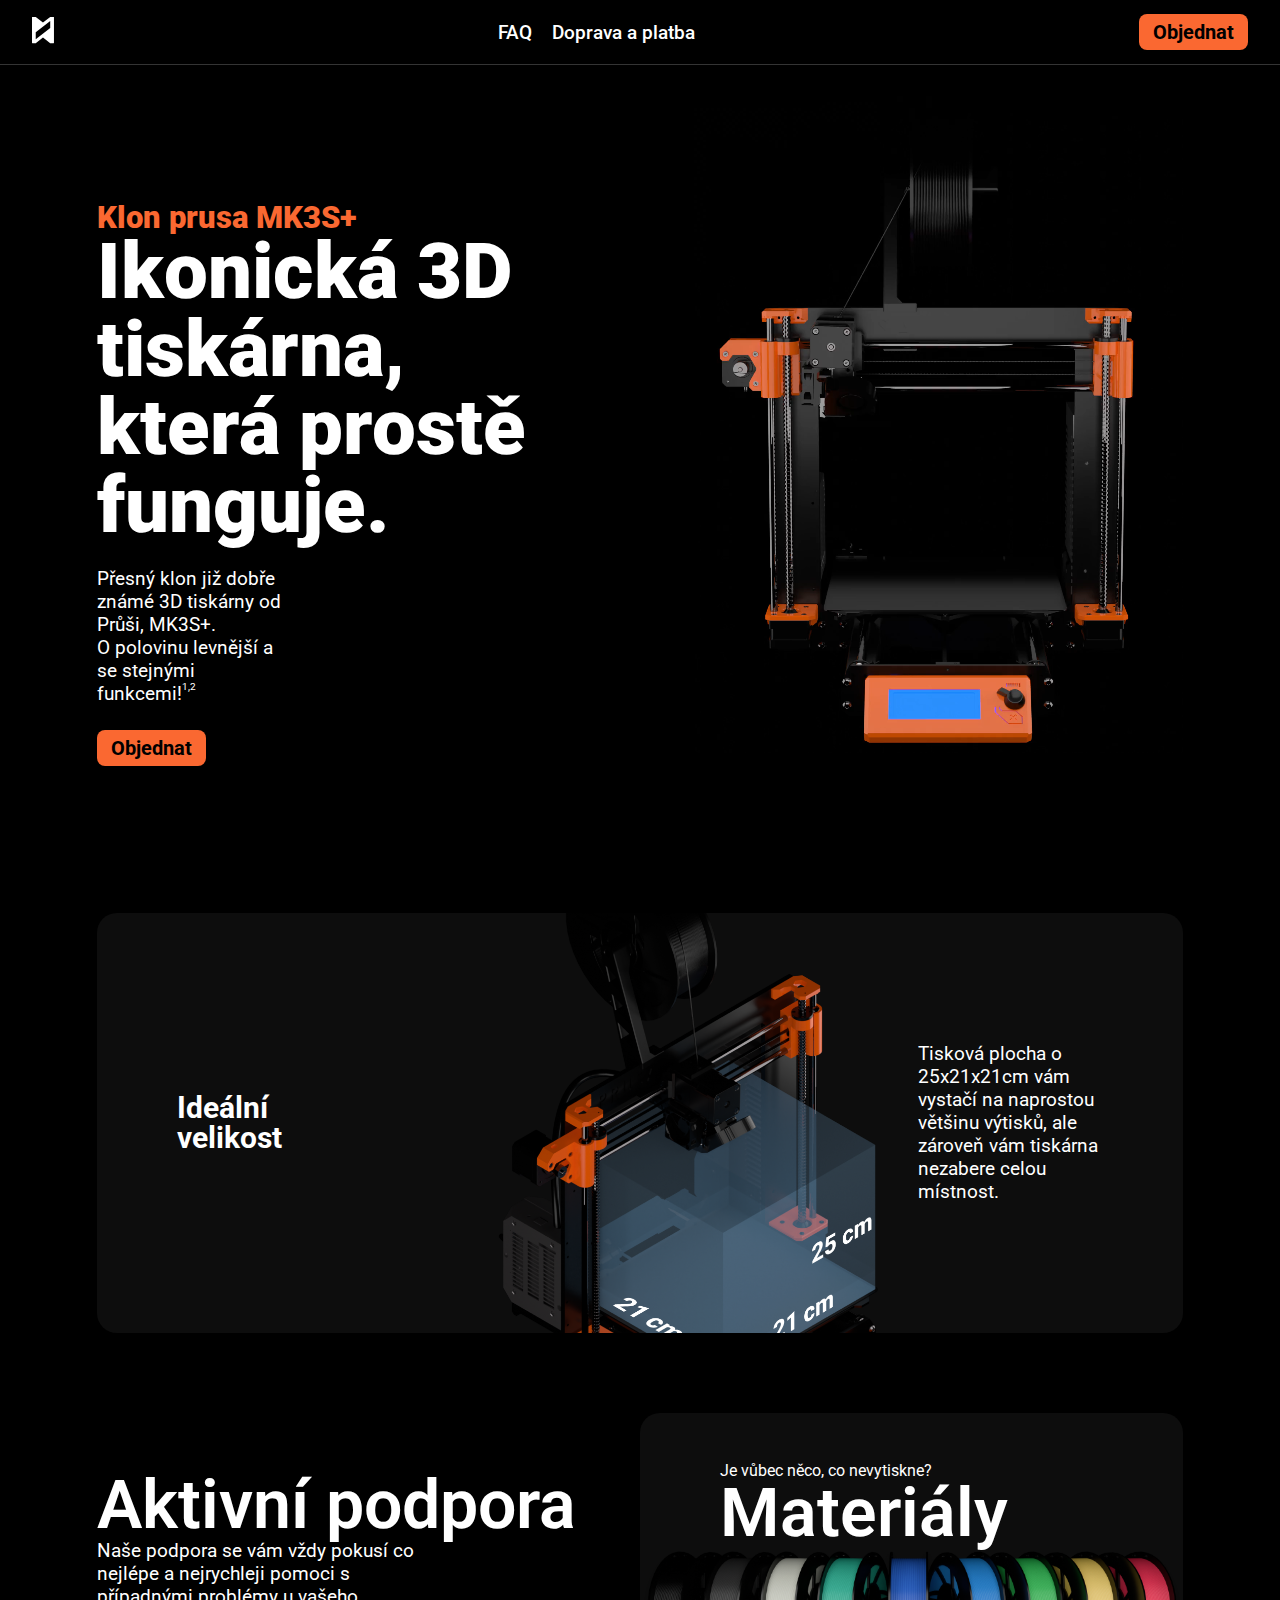
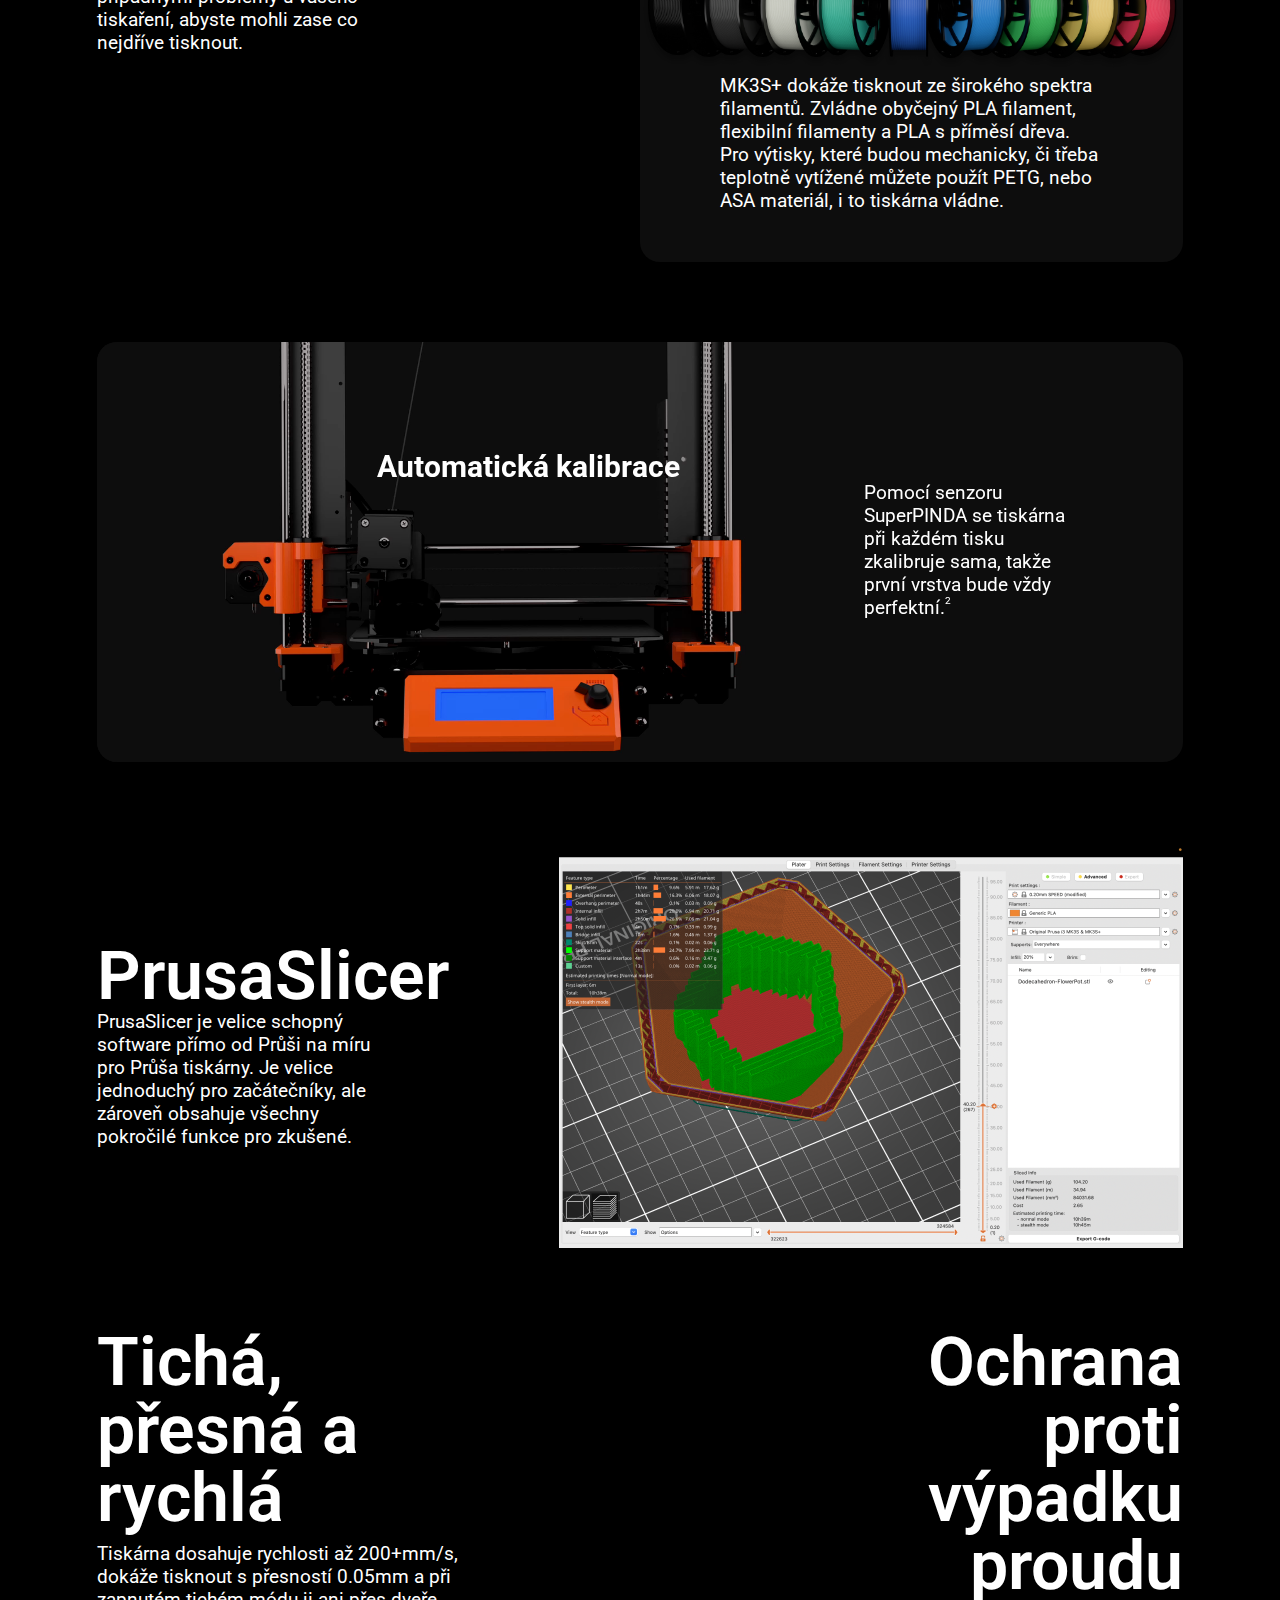
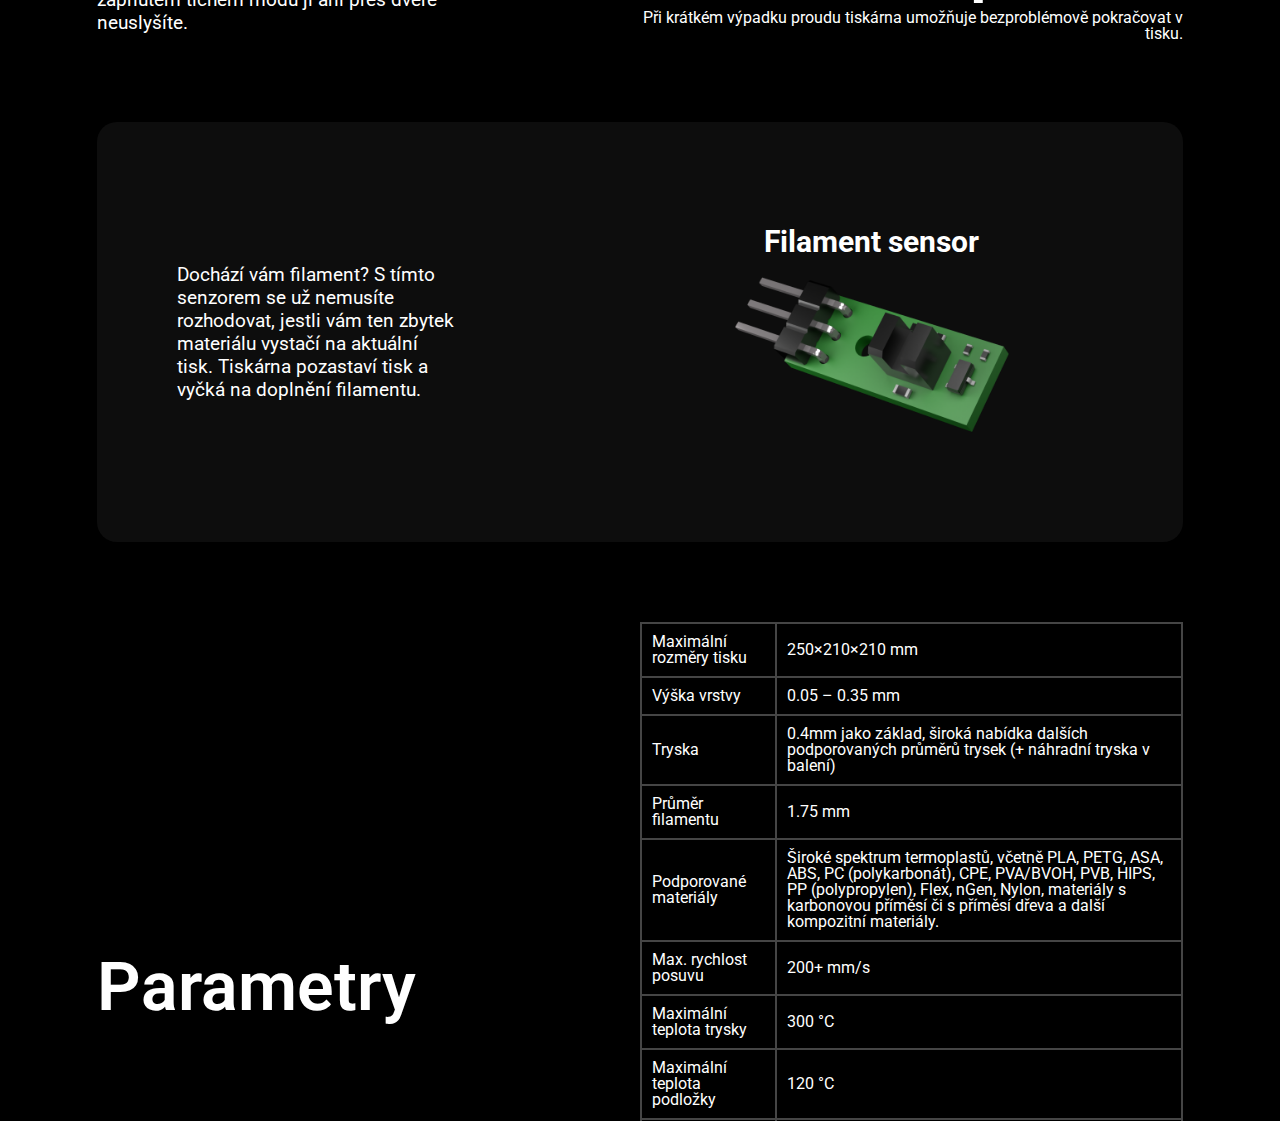
<file: index.html>
<!DOCTYPE html>
<html lang="cs">

<head>
  <meta charset="UTF-8">
  <meta http-equiv="X-UA-Compatible" content="IE=edge">
  <meta name="viewport" content="width=device-width, initial-scale=1.0">
  <link rel="stylesheet" href="./reset.css">
  <link rel="stylesheet" href="./style-files/site-theme.css">
  <link rel="stylesheet" href="./style-files/navbar.css">
  <link rel="stylesheet" href="./style-files/main-page.css">
  <title>PrusaKlon</title>
</head>

<body>
  <section class="navBarContainer">

  </section>
  <main>
    <section class="container">
      <article class="heroSection">
        <section>
          <h1>Klon prusa MK3S+</h1>
          <p>Ikonická 3D tiskárna, která prostě funguje.</p>
        </section>
        <p class="descriptionText">Přesný klon již dobře známé 3D tiskárny od Průši, MK3S+.<br>O polovinu levnější a se
          stejnými funkcemi!<sup>1,2</sup></p>
        <button class="mainButton">
          <a href="./shopping-cart.html" class="pointerOnHover">
            Objednat
          </a>
        </button>
        <video class="printerFrontVideo" width="674" height="906">
          <source src="./img/printer hero move.mp4" type="video/mp4">
          Your browser does not support the video tag.
        </video>
      </article>
      <article class="cell idealSize">
        <section>
          <h2>Ideální velikost</h2>
        </section>
        <section class="compHidden"></section>
        <img src="./img/printer dimensions.png" alt="" class="mobileHidden">
        <section>
          <p class="descriptionText">Tisková plocha o 25x21x21cm vám vystačí na naprostou většinu výtisků, ale zároveň
            vám tiskárna nezabere celou místnost.</p>
        </section>
      </article>
      <section>
        <article class="nudeCell support">
          <h2>Aktivní podpora</h2>
          <p class="descriptionText">Naše podpora se vám vždy pokusí co nejlépe a nejrychleji pomoci s případnými
            problémy u vašeho tiskaření, abyste mohli zase co nejdříve tisknout.</p>
        </article>
        <article class="nudeCell filaments">
          <p class="tagline">Je vůbec něco, co nevytiskne?</p>
          <h2>Materiály</h2>
          <img src="./img/filaments.png" alt="different color filaments">
          <p class="descriptionText">MK3S+ dokáže tisknout ze širokého spektra filamentů. Zvládne obyčejný PLA filament,
            flexibilní filamenty a PLA s příměsí dřeva. Pro výtisky, které budou mechanicky, či třeba teplotně vytížené
            můžete použít PETG, nebo ASA materiál, i to tiskárna vládne.</p>
        </article>
      </section>
      <article class="cell calibration">
        <section class="compHidden"></section>
        <h2>Automatická kalibrace</h2>
        <section>
          <p class="descriptionText">Pomocí senzoru SuperPINDA se tiskárna při každém tisku zkalibruje sama, takže první
            vrstva bude vždy perfektní.<sup>2</sup></p>
        </section>
        <section class="compHidden"></section>
        <video class="printerCalibrationVideo">
          <source src="./img/printer calibration.mp4" type="video/mp4">
          Your browser does not support the video tag.
        </video>
      </article>
      <article class="nudeCell prusaSlicer">
        <section>
          <h2>PrusaSlicer</h2>
          <img src="./img/prusaSlicer.png" alt="prusa slicer interface" class="compHidden">
          <p class="descriptionText">PrusaSlicer je velice schopný software přímo od Průši na míru pro Průša tiskárny.
            Je velice jednoduchý pro začátečníky, ale zároveň obsahuje všechny pokročilé funkce pro zkušené.</p>
        </section>
        <img src="./img/prusaSlicer.png" alt="prusa slicer interface" class="mobileHidden">
      </article>
      <article class="cell filamentSensor compHidden">
        <section></section>
        <h2>Filament sensor</h2>
        <img src="./img/filamentSensor.png" alt="photo of filament sensor">
        <p class="descriptionText">Dochází vám filament? S tímto senzorem se už nemusíte rozhodovat, jestli vám ten
          zbytek materiálu vystačí na aktuální tisk. Tiskárna pozastaví tisk a vyčká na doplnění filamentu.</p>
      </article>
      <section>
        <article class="nudeCell fast">
          <h2 class="marginBottom10">Tichá, přesná a rychlá</h2>
          <p class="descriptionText">Tiskárna dosahuje rychlosti až 200+mm/s, dokáže tisknout s přesností 0.05mm a při
            zapnutém tichém módu ji ani přes dveře neuslyšíte.</p>
        </article>
        <article class="cell compHidden power">
          <h2 class="marginBottom10">Ochrana proti výpadku proudu</h2>
          <p>Při krátkém výpadku proudu tiskárna umožňuje bezproblémově pokračovat v tisku.</p>
        </article>
        <article class="nudeCell mobileHidden power">
          <h2 class="marginBottom10">Ochrana proti výpadku proudu</h2>
          <p>Při krátkém výpadku proudu tiskárna umožňuje bezproblémově pokračovat v tisku.</p>
        </article>
      </section>
      <article class="cell filamentSensor mobileHidden">
        <section>
          <p class="descriptionText">Dochází vám filament? S tímto senzorem se už nemusíte rozhodovat, jestli vám ten
            zbytek materiálu vystačí na aktuální tisk. Tiskárna pozastaví tisk a vyčká na doplnění filamentu.</p>
        </section>
        <section>
          <h2 class="marginBottom15">Filament sensor</h2>
          <img src="./img/filamentSensor.png" alt="photo of filament sensor">
        </section>
      </article>
      <article class="params">
        <section>
          <a>Parametry<img src="./img/Icon/Solid/Icon.svg" alt="arrow right" class="compHidden"></a>
        </section>
        <table style="display: none;">
          <tbody>
            <tr>
              <td>Maximální rozměry tisku</td>
              <td>250×210×210 mm</td>
            </tr>
            <tr>
              <td>Výška vrstvy</td>
              <td>0.05 – 0.35 mm</td>
            </tr>
            <tr>
              <td>Tryska</td>
              <td>0.4mm jako základ, široká nabídka dalších podporovaných průměrů trysek (+ náhradní tryska v balení)
              </td>
            </tr>
            <tr>
              <td>Průměr filamentu</td>
              <td>1.75 mm</td>
            </tr>
            <tr>
              <td>Podporované materiály</td>
              <td>Široké spektrum termoplastů, včetně PLA, PETG, ASA, ABS, PC (polykarbonát), CPE, PVA/BVOH, PVB, HIPS,
                PP (polypropylen), Flex, nGen, Nylon, materiály s karbonovou příměsí či s příměsí dřeva a další
                kompozitní materiály.</td>
            </tr>
            <tr>
              <td>Max. rychlost posuvu</td>
              <td>200+ mm/s</td>
            </tr>
            <tr>
              <td>Maximální teplota trysky</td>
              <td>300 °C</td>
            </tr>
            <tr>
              <td>Maximální teplota podložky</td>
              <td>120 °C</td>
            </tr>
            <tr>
              <td>Extruder</td>
              <td>Přímý pohon, Klon Bondtech podávacích koleček, Klon hotendu E3D V6</td>
            </tr>
            <tr>
              <td>Tiskový povrch</td>
              <td>Odnímatelné magnetické ocelové tiskové pláty s různými povrchy, vyhřívaná podložka s kompenzací
                studených rohů</td>
            </tr>
            <tr>
              <td>Velikost tiskárny (bez cívky)</td>
              <td>7 kg, 500×550×400 mm (X×Y×Z)</td>
            </tr>
            <tr>
              <td>PS a FW</td>
              <td>Podporuje originální firmware a PrusaSlicer</td>
            </tr>
          </tbody>
        </table>
        <section>
          <section>
              <img src="./img/Icon/Solid/download.svg" alt="download icon">
              <a href="https://help.prusa3d.com/cs/downloads/mk3s-2/handbook">Uživatelská příručka</a>
          </section>
          <section>
              <img src="./img/Icon/Solid/download.svg" alt="download icon">
              <a href="https://help.prusa3d.com/cs/guide/1-uvod_176529">Návod pro stavbu</a>
          </section>
        </section>
      </article>
      <section>
        <article class="footnote">
          <p>Poznámky</p>
          <p><span><sup>*</sup>1</span> Nejedná se o originální tiskárnu od Prusa Research. Děkujeme Prusa Reasearch za
            to, že i3 MK3S+ je opensource a umožňuje vytvářet klony. Originální zdrojový kód: <a
              href="https://github.com/prusa3d">https://github.com/prusa3d</a></p>
          <p><span><sup>*</sup>2</span> I přesto, že první vrstva kvůli tomuto senzoru bude v naprosté většině případů
            bezproblémová, stále silně doporučujeme kontrolovat průběh první vrstvy u každého tisku a to zejména po
            přepravě tiskárny.</p>
          <p><span><sup>*</sup>3</span> Obrázky jsou počítačově generovány pro lepší vzhled, tiskárna se může lišit
            nepatrnými detaily, ale snažili jsme se o nejlepší podobnost. Odkaz na <a
              href="https://grabcad.com/library/prusa-i3-mk3s-solidworks-with-step-1">model tiskárny</a>, <a
              href="https://grabcad.com/library/filament-spool-holder-9">model filamentu</a> a <a href="https://github.com/prusa3d/MKxS-IR-sensor.git">model filament
              senzoru</a>.</p>
        </article>
        <footer>
          <section>
            <section class="logo">
              <img src="./img/logo.svg" alt="logo">
              <p>Prusa Klon</p>
            </section>
            <section class="social">
              <a href=""><img src="./img/youtubeLogo.svg" alt="youtube logo"></a>
              <a href=""><img src="./img/facebookLogo.svg" alt="facebook logo"></a>
              <a href=""><img src="./img/instagramLogo.svg" alt="instagram logo"></a>
              <a href=""><img src="./img/tiktokLogo.svg" alt="tiktok logo"></a>
            </section>
          </section>
          <section>
            <section class="links">
              <p>Důležité odkazy</p>
              <a href="#">Doprava a platba</a>
              <a href="#">Obchodní podmínky</a>
              <a href="#">Zásady ochrany osobních údajů</a>
            </section>
            <section class="textUs">
              <p>Napište nám!</p>
              <p>Pokud si nevíte rady, napište nám na <a href="mailto:info@prusaklon.cz">info@prusaklon.cz</a></p>
            </section>
            <p>Copyright © 2023 prusaklon | Všechna práva vyhrazena</p>
          </section>
        </footer>
      </section>
    </section>
  </main>
  <script>
    // this script handles collapsing of elements
    const paramsToggle = document.querySelector("main article.params a");

    window.addEventListener("resize", () => {
        if (window.innerWidth <= 660) document.querySelector("main article.params table").style.display = "none";
        else document.querySelector("main article.params table").style.display = "block";
    })
    paramsToggle.addEventListener("click", () => {
        const table = document.querySelector("main article.params table");

        if (table.style.display == "none") {
            table.style.display = "block";
            document.querySelector("main article.params a img").style.transform = "rotate(90deg)";
        } else {
            table.style.display = "none";
            document.querySelector("main article.params a img").style.transform = "rotate(0deg)";
        }
    })
  </script>
  <script src="loadNavbar.js"></script>
  <script>
    // this script handles animation

    let printerFront = document.querySelector(".printerFrontVideo");
    const frameRate = 60;
    let printerFrontHeight = printerFront.offsetHeight;
    let printerFrontStartingPosition = printerFront.getBoundingClientRect().y + printerFrontHeight/2;

    const printerCalibration = document.querySelector(".printerCalibrationVideo");
    let printerCalibrationBoundingBox = printerCalibration.getBoundingClientRect();
    let windowHeight = (window.innerHeight || document.documentElement.clientHeight);


    window.addEventListener("resize", () => {
      printerFrontHeight = printerFront.offsetHeight;
      printerFrontStartingPosition = printerFront.getBoundingClientRect().y + printerFrontHeight/2;
      windowHeight = (window.innerHeight || document.documentElement.clientHeight);
    })
    
    window.addEventListener("scroll", () => {
      const printerFrontPosition = printerFront.getBoundingClientRect().y + printerFrontHeight/2;
      printerCalibrationBoundingBox = printerCalibration.getBoundingClientRect();
      let printerCalibrationBoundingMiddle = printerCalibrationBoundingBox.y + (printerCalibrationBoundingBox.width/2);

      if (printerFrontPosition > 0) {
        printerFront.currentTime = 1-(printerFrontPosition/printerFrontStartingPosition);
      }

      if ((2-(printerCalibrationBoundingMiddle / windowHeight)*2) > 0) {
        printerCalibration.currentTime = (printerCalibrationBoundingMiddle / windowHeight)*2;
        console.log(2-(printerCalibrationBoundingMiddle / windowHeight)*2);
      }
    })
  </script>
</body>

</html>
</file>
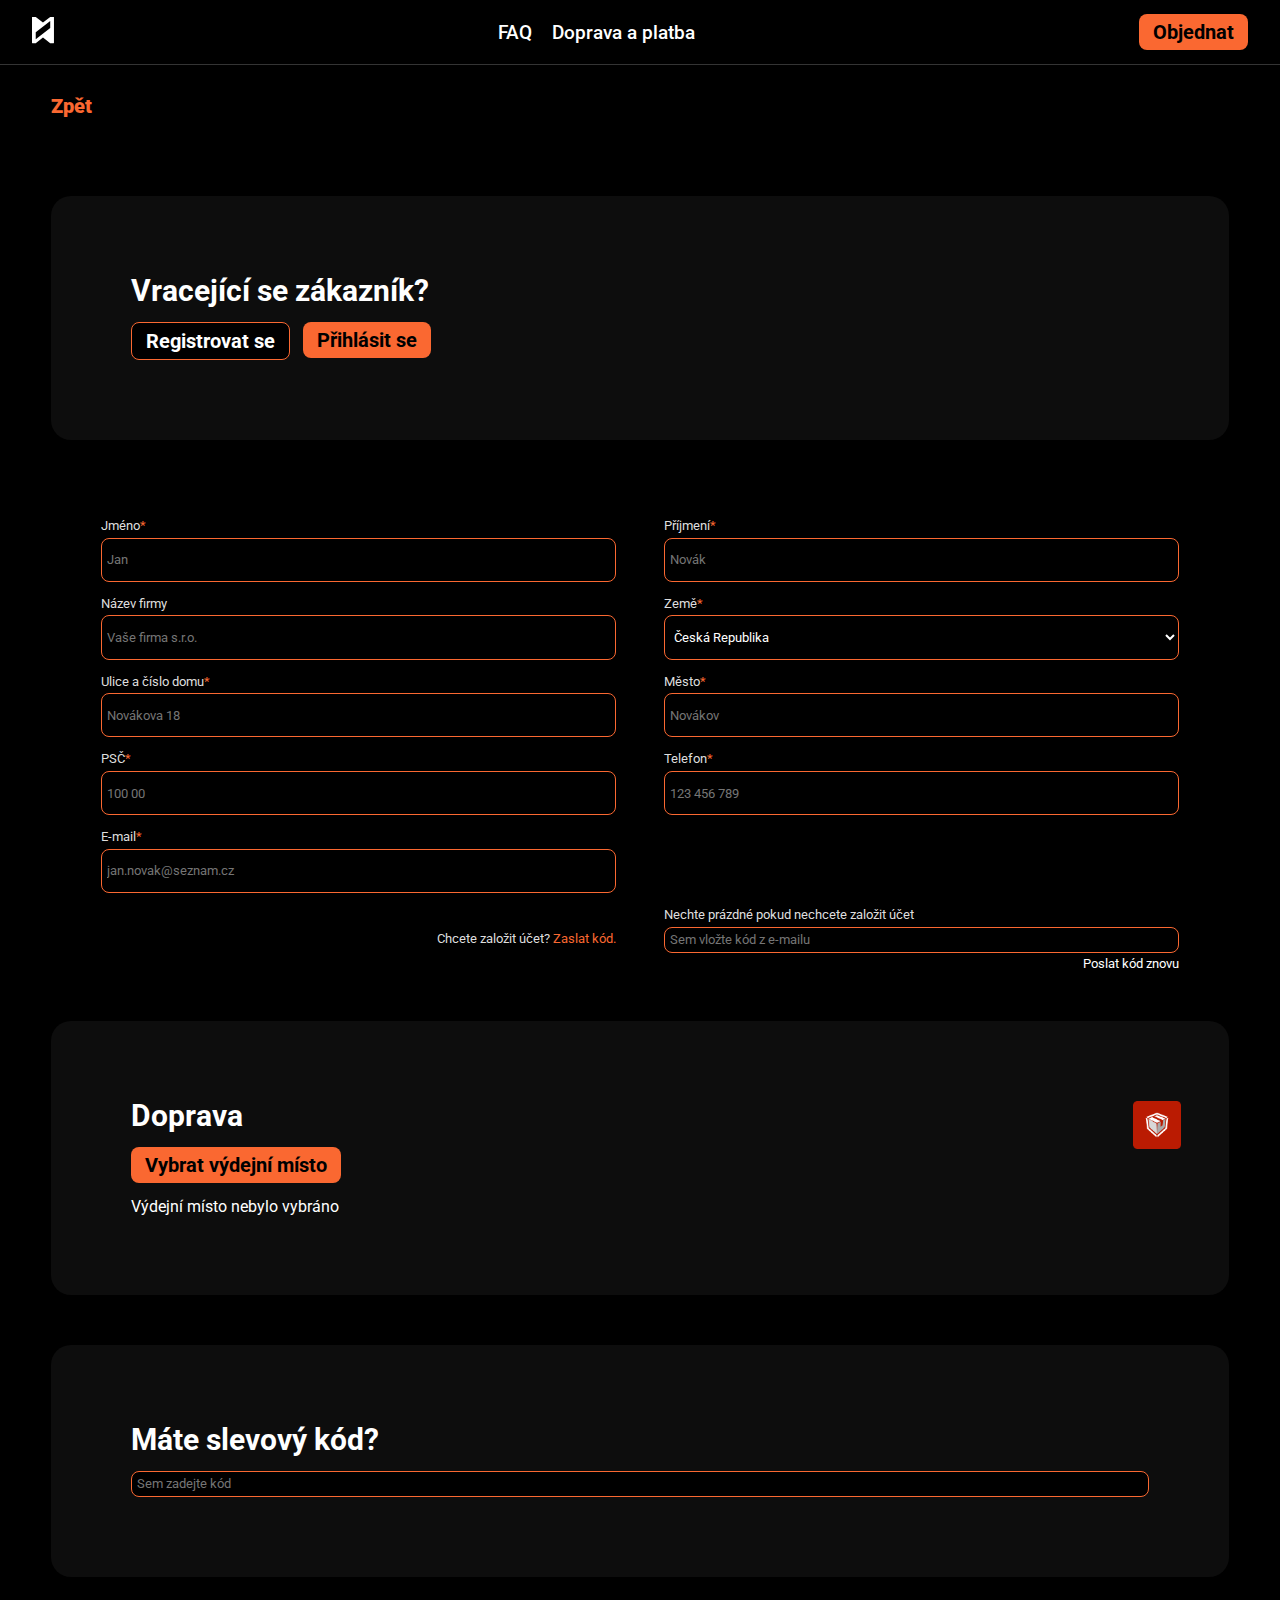
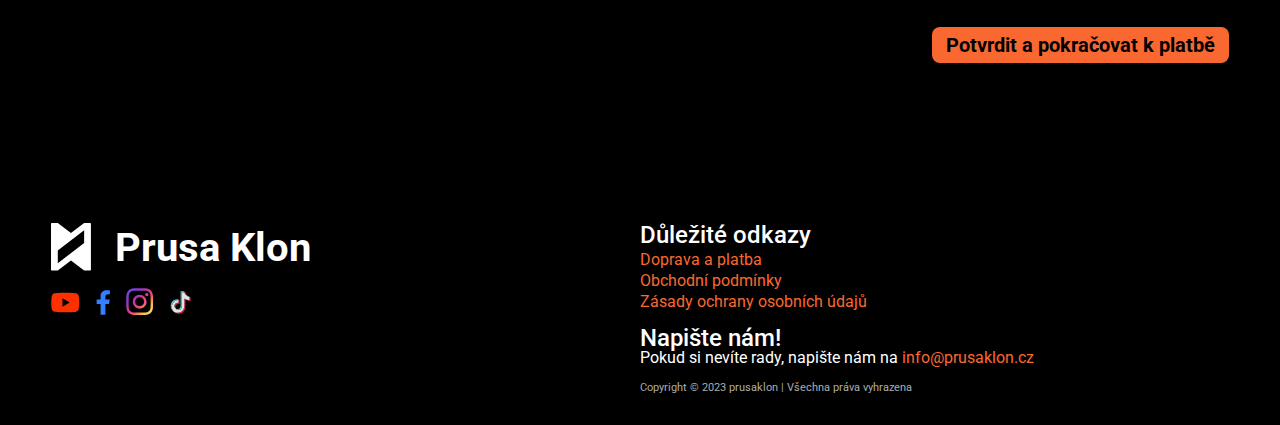
<file: delivery-form.html>
<!DOCTYPE html>
<html lang="cs">
<head>
    <meta charset="UTF-8">
    <meta http-equiv="X-UA-Compatible" content="IE=edge">
    <meta name="viewport" content="width=device-width, initial-scale=1.0">
    <title>Objednat</title>
    <link rel="stylesheet" href="./reset.css">
    <link rel="stylesheet" href="./style-files/site-theme.css">
    <link rel="stylesheet" href="./style-files/navbar.css">
    <link rel="stylesheet" href="./style-files/footer.css">
    <style>
        section.returningCustomer {
            display: flex;
            flex-direction: column;
            gap: 1rem;
        }

        section.returningCustomer section {
            display: flex;
            gap: 0.8rem;
        }

        section.returningCustomer button:first-child {
            background-color: black;
            border: 1px solid var(--accentColor);
        }

        section.returningCustomer button:first-child a {
            color: white;
        }

        form.mainForm {
            width: 100%;
            gap: 50px;
            display: flex;
            flex-direction: column;
        }

        section.withoutCell {
            width: 100%;
            display: grid;
            grid-template-columns: 1fr 1fr;
            grid-template-rows: repeat(6, 1fr);
            padding-left: 50px;
            padding-right: 50px;
            column-gap: 3rem;
            row-gap: 1rem;
        }

        section.withoutCell div {
            display: flex;
            flex-direction: column;
            gap: 0.3rem;
        }

        section.withoutCell div label, section.withoutCell div a {
            color: #DEDEDE;
            font-size: 0.8rem;
        }

        section.withoutCell div a {
            margin-left: auto;
        }

        section.withoutCell div label span {
            color: var(--accentColor);
        }

        input, section.withoutCell div select {
            border: 1px solid var(--accentColor);
            border-radius: 8px;
            height: 100%;
            width: 100%;
            display: flex;
            align-items: center;
            justify-content: center;
            background-color: black;
            color: white;
            padding: 0.3rem;
        }

        section.withoutCell div.checkboxDiv {
            justify-content: center;
        }

        section.deliveryCell {
            display: flex;
            flex-direction: column;
            gap: 1rem;
            position: relative;
        }

        img.topCellLogo {
            width: 3rem;
            position: absolute;
            right: 3rem;
        }

        section.cuponCell {
            display: flex;
            flex-direction: column;
            gap: 1rem;
        }

        section.cuponCell form {
            display: flex;
            flex-direction: row;
        }

        button[type="submit"] {
            margin-left: auto;
        }

        @media (max-width: 660px) {
            section.withoutCell {
                width: 100%;
                display: flex;
                flex-direction: column;
                padding-left: 50px;
                padding-right: 50px;
                column-gap: 3rem;
                row-gap: 1rem;
            }

            section.cell {
                align-items: start;
            }

            img.topCellLogo {
                width: 2rem;
                position: absolute;
                right: 2rem;
            }

            section.withoutCell {
                padding-left: 27px;
                padding-right: 27px;
            }
        }
    </style>
</head>
<body>
    <section class="navBarContainer"></section>

    <main>
        <section class="container">
            <a href="./shopping-cart.html" class="backButton">Zpět</a>
            <section class="cell returningCustomer">
                <h2>Vracející se zákazník?</h2>
                <section>
                    <button class="mainButton"><a href="">Registrovat se</a></button>
                    <button class="mainButton"><a href="">Přihlásit se</a></button>
                </section>
            </section>
            <form class="mainForm">
                <section class="withoutCell">
                    <div>
                        <label for="fname">Jméno<span>*</span></label>
                        <input type="text" placeholder="Jan" name="fname">
                    </div>
                    <div>
                        <label for="lname">Příjmení<span>*</span></label>
                        <input type="text" placeholder="Novák" name="lname">
                    </div>
                    <div>
                        <label for="company">Název firmy</label>
                        <input type="text" placeholder="Vaše firma s.r.o." name="company">
                    </div>
                    <div>
                        <label for="country">Země<span>*</span></label>
                        <select name="country" id="country">
                            <option value="cz" selected>Česká Republika</option>
                        </select>
                    </div>
                    <div>
                        <label for="street">Ulice a číslo domu<span>*</span></label>
                        <input type="text" placeholder="Novákova 18" name="street">
                    </div>
                    <div>
                        <label for="city">Město<span>*</span></label>
                        <input type="text" name="city" placeholder="Novákov">
                    </div>
                    <div>
                        <label for="psc">PSČ<span>*</span></label>
                        <input type="text" name="psc" placeholder="100 00">
                    </div>
                    <div>
                        <label for="tel">Telefon<span>*</span></label>
                        <input type="tel" name="tel" placeholder="123 456 789">
                    </div>
                    <div>
                        <label for="mail">E-mail<span>*</span></label>
                        <input type="email" name="mail" placeholder="jan.novak@seznam.cz">
                    </div>
                    <div></div>
                    <div class="checkboxDiv">
                        <a href=""><label for="account">Chcete založit účet?<span> Zaslat kód.</span></label></a>
                    </div>
                    <div>
                        <label for="code">Nechte prázdné pokud nechcete založit účet</label>
                        <input type="text" name="code" placeholder="Sem vložte kód z e-mailu">
                        <a href="#"><p>Poslat kód znovu</p></a>
                    </div>
                </section>
                <section class="cell deliveryCell">
                    <h2>Doprava</h2>
                    <button class="mainButton"><a href="">Vybrat výdejní místo</a></button>
                    <p>Výdejní místo nebylo vybráno</p>
                    <img src="./img/packeta.png" alt="zasilkovna logo" class="topCellLogo">
                </section>
                <section class="cell cuponCell">
                    <h2>Máte slevový kód?</h2>
                    <input type="text" placeholder="Sem zadejte kód">
                </section>
                <button type="submit" class="mainButton">Potvrdit a pokračovat k platbě</button>
            </form>
            <section class="footerWrapper"></section>
        </section>
    </main>
    <script src="loadNavbar.js"></script>
    <script src="loadFooter.js"></script>
</body>
</html>
</file>
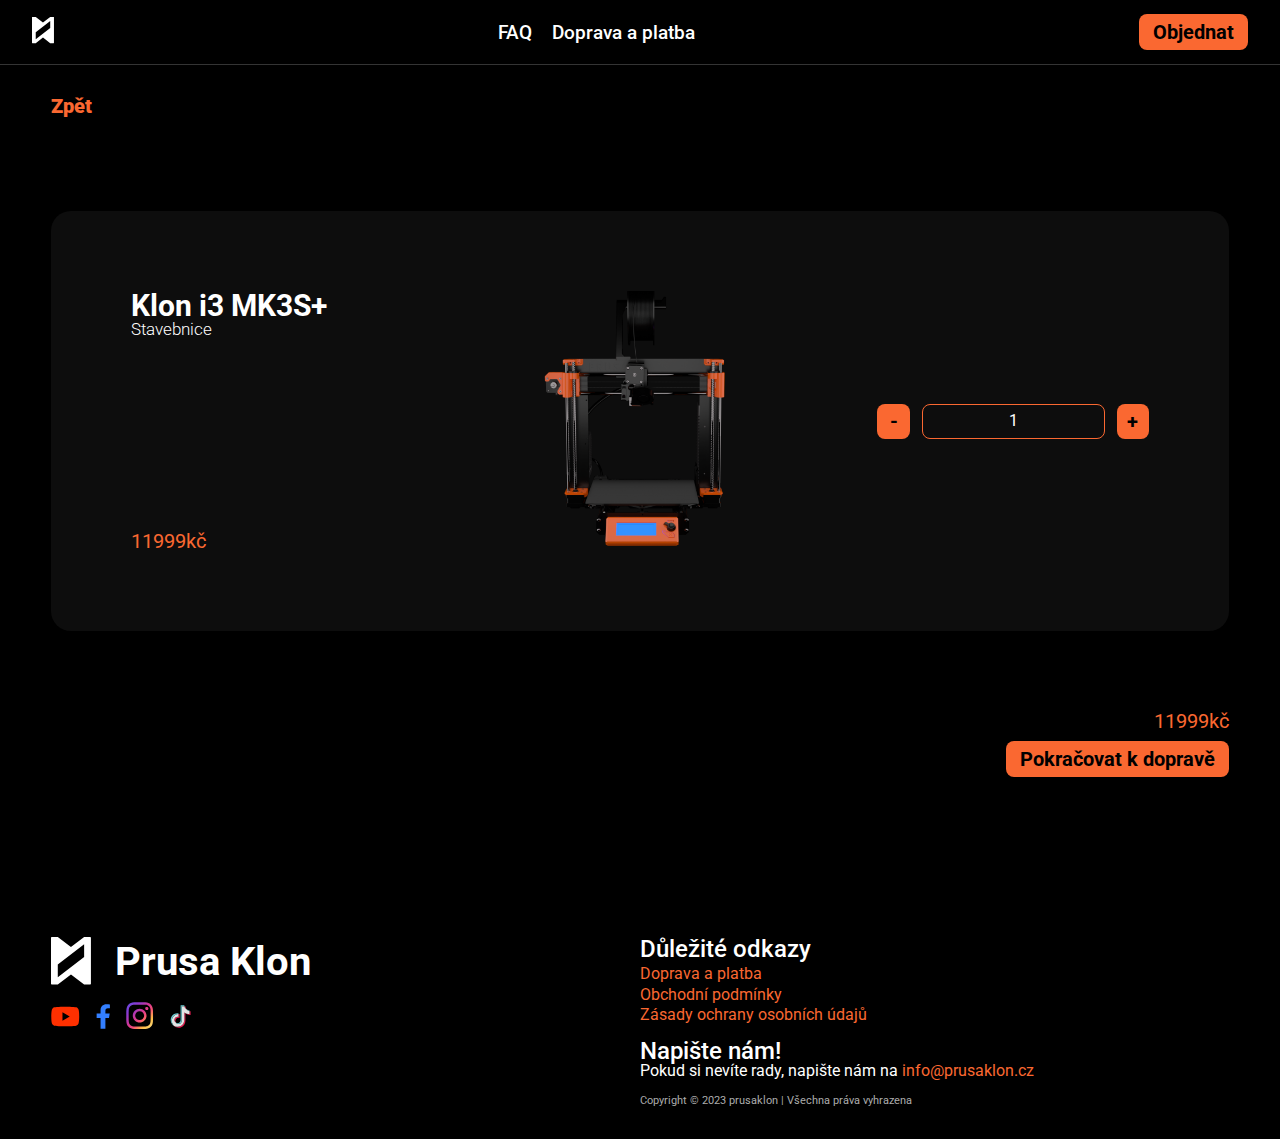
<file: shopping-cart.html>
<!DOCTYPE html>
<html lang="cs">
<head>
    <meta charset="UTF-8">
    <meta http-equiv="X-UA-Compatible" content="IE=edge">
    <meta name="viewport" content="width=device-width, initial-scale=1.0">
    <title>Košík</title>
    <link rel="stylesheet" href="./reset.css">
    <link rel="stylesheet" href="./style-files/site-theme.css">
    <link rel="stylesheet" href="./style-files/navbar.css">
    <link rel="stylesheet" href="./style-files/footer.css">
    <style>
        main > section > a {
            margin-bottom: 15px;
        }

        section.cartItem {
            display: grid;
        }

        section.cartItem section.itemName {
            grid-column: 1/3;
        }

        section.cartItem section.itemName p {
            font-weight: 300;
            font-size: 17px;
        }

        .cartItem img {
            width: 60%;
            grid-column: 1/3;
            grid-row: 2;
            margin-left: auto;
            margin-right: auto;
            margin-bottom: 15px;
        }

        section.cartItem > p, section.bottomElements > p {
            font-size: 20px;
            margin-top: auto;
            color: var(--accentColor);
        }

        section.bottomElements > p {
            margin-left: auto;
            text-align: right;
            margin-bottom: 10px;
        }

        section.bottomElements {
            margin-left: auto;
        }

        section.cartItem section.quantity {
            display: flex;
            justify-content: space-between;
            height: 35px;
            align-items: center;
            gap: 12px;
        }

        section.cartItem section.quantity button {
            border: none;
            background-color: var(--accentColor);
            color: black;
            border-radius: 8px;
            width: 42px;
            font-weight: 700;
            font-size: 20px;
            height: 100%;
        }

        section.cartItem section.quantity p {
            border: 1px solid var(--accentColor);
            border-radius: 8px;
            height: 100%;
            width: 100%;
            display: flex;
            align-items: center;
            justify-content: center;
        }

        .mainButton {
            width: fit-content;
            margin-left: auto;
        }

        @media (min-width: 660px) {
            .cell {
                height: 420px;
            }

            section.cartItem {
                grid-template-columns: repeat(3, 1fr);
                grid-template-rows: 1fr 1fr;
            }

            section.cartItem > p {
                grid-row: 2;
                grid-column: 1;
            }

            .cartItem img {
                grid-column: 2;
                grid-row: 1/3;
                height: 100%;
                width: auto;
            }

            section.cartItem section.itemName {
                grid-column: 1;
                grid-row: 1;
            }

            section.cartItem section.quantity {
                grid-column: 3;
                grid-row: 1/3;
                margin-top: auto;
                margin-bottom: auto;
                width: 80%;
                margin-left: auto;
            }
        }

        @media (min-width: 660px) and (max-width: 1090px) {
            section.cartItem section.quantity {
                flex-direction: column-reverse;
                width: 42px;
                height: 40%;
            }
        }

        @media (max-width: 660px) {
            section.cartItem {
                grid-template-columns: 1fr 1fr;
                grid-template-rows: repeat(3, auto);
            }

            section.bottomElements {
                margin-top: 20px;
            }
        }
    </style>
</head>
<body>
    <section class="navBarContainer">

    </section>

    <main>
        <section class="container">
            <a href="index.html" class="backButton">Zpět</a>
            <section class="cartItem cell">
                <section class="itemName">
                    <h2>Klon i3 MK3S+</h2>
                    <p>Stavebnice</p>
                </section>
                <img src="./img/front transparent.png" alt="printer front view">
                <p class="totalPrice">11999kč</p>
                <section class="quantity">
                    <button id="quantityDown">-</button>
                    <p id="quantityNumber">1</p>
                    <button id="quantityUp">+</button>
                </section>
            </section>
            <section class="bottomElements">
                <p class="totalPrice">11999kč</p>
                <button class="mainButton"><a href="./delivery-form.html">Pokračovat k dopravě</a></button>
            </section>
            <section class="footerWrapper"></section>
        </section>
    </main>
    <script src="loadNavbar.js"></script>
    <script src="loadFooter.js"></script>
    <script>
        // price calculation 
        let quantity = 1;
        const quantityShow = document.querySelector("#quantityNumber");
        const priceShows = document.querySelectorAll(".totalPrice");

        document.querySelector("#quantityDown").addEventListener("click", () => QuantityDown(true));
        document.querySelector("#quantityUp").addEventListener("click", () => QuantityDown(false));

        function QuantityDown(isDown) {
            if (isDown) {
                if (quantity == 1) return;

                quantity += -1;
            } else {
                quantity += 1;
            }

            quantityShow.innerHTML = quantity;
            for (const priceShow of priceShows) {
                priceShow.innerHTML = quantity*11999 + "kč";
            }
        }
    </script>
</body>
</html>
</file>
<file: style-files/site-theme.css>
@import url('https://fonts.googleapis.com/css2?family=Roboto:wght@300;400;500;700;900&display=swap');

:root {
    --background: #000000;
    --accentColor: #FA6831;
}

*{
    font-family: 'Roboto', sans-serif;
    box-sizing: border-box;
    color: white;
}

a {
    text-decoration: none;
}

.cell {
    background-color: #0D0D0D;
    border-radius: 20px;
    display: flex;
    width: 100%;
}

main {
    padding-top: 96px;
    padding-bottom: 32px;
    width: 100%;
    min-height: 100vh;
    background-color: var(--background);
    display: flex;
    flex-direction: column;
    align-items: center;
}

main section.container {
    display: flex;
    flex-direction: column;
    align-items: center;
}

.mainButton {
    background-color: var(--accentColor);
    color: black;
    border: none;
    border-radius: 8px;
    font-weight: 700;
    font-size: 20px;
    padding-left: 14px;
    padding-right: 14px;
    padding-top: 6px;
    padding-bottom: 6px;
    width: fit-content;
    height: min-content;
}

.mainButton a {
    color: black;
}

.pointerOnHover:hover {
    cursor: pointer;
}

main article.heroSection h1,  main a.backButton {
    color: var(--accentColor);
    font-weight: 900;
    width: 100%;
}

@media (min-width: 660px) {
    .compHidden {
        display: none;
    }

    main section.container {
        gap: 80px;
        width: 92%;
        max-width: 1400px;
    }

    .cell {
        padding-left: 80px;
        padding-right: 80px;
        padding: 80px;
    }

    .cell h2 {
        font-weight: 700;
        font-size: 30px;
    }

    main a.backButton {
        font-size: 20px;
    }
}

@media (min-width: 660px) and (max-width: 1090px) {
    :root {
        --cellHeight: 300px;
        --cellPadding: 50px;
    }
    
    main section.container {
        gap: 50px;
        max-width: 700px;
        width: 92%;
    }

    .cell {
        padding-left: var(--cellPadding);
        padding-right: var(--cellPadding);
        padding: 50px;
    }
}

@media (max-width: 660px) {
    .mobileHidden {
        display: none;
    }

    main section.container {
        width: 92%;
        max-width: 380px;
    }

    nav > a {
        display: flex;
        align-items: center;
    }
    
    nav > section > button.burger {
        border: none;
        background-color: rgba(255, 255, 255, 0);
    }

    .cell {
        padding: 27px;
        flex-direction: column;
        align-items: center;
    }

    .cell h2 {
        font-weight: 700;
        font-size: 30px;
    }

    main a.backButton {
        font-size: 20px;
    }
}
</file>
<file: style-files/navbar.css>
nav {
    background-color: var(--background);
    position: fixed;
    width: 100%;
    display: flex;
    justify-content: space-between;
    align-items: center;
    --padding: 32px;
    padding-right: var(--padding);
    padding-left: var(--padding);
    --paddingY: 14px;
    padding-top: var(--paddingY);
    padding-bottom: var(--paddingY);

    border-bottom: 1px solid #343434;
    z-index: 50;
}

section.menu, nav > section.navLinks {
    color: white;
    display: flex;
    font-family: 'Roboto', sans-serif;
}

nav > section {
    display: flex;
    gap: 20px;
}

section.menu a, nav > section > a {
    text-decoration: none;
    font-weight: 500;
    font-size: 19px;
    color: white;
}

@media (min-width: 660px) {
    nav > section > button.burger {
        display: none;
    }
}

@media (max-width: 660px) {
    nav > a {
        display: flex;
        align-items: center;
    }

    nav > section > button.burger {
        border: none;
        background-color: rgba(255, 255, 255, 0);
    }

    section.menu {
        display: flex;
        position: fixed;
        top: 65px;
        width: 100%;
        flex-direction: column;
        align-items: end;
        gap: 15px;
        background-color: rgba(14, 14, 14, 0.92);
        backdrop-filter: blur(5.5px);
        --padding: 32px;
        padding-right: var(--padding);
        padding-left: var(--padding);
        --paddingY: 25px;
        padding-top: var(--paddingY);
        padding-bottom: var(--paddingY);
    
        z-index: 20;
    }

    nav > section.navLinks {
        display: none;
    }
}
</file>
<file: style-files/main-page.css>
body {
    width: 100%;
    height: 100vh;
}

:root {
    --mainPadding: 40px;
}

.descriptionText {
    font-size: 19px;
    font-weight: 400;
    line-height: 23px;
}

h2 {
    font-weight: 800;
}

main article.heroSection section p {
    font-weight: 900;
    color: white;
}

h2.marginBottom10 {
    margin-bottom: 10px;
}

h2.marginBottom15 {
    margin-bottom: 15px;
}

main article.calibration {
    position: relative;
    overflow: hidden;
}

main article.calibration > * {
    z-index: 5;
}

main article.calibration video.printerCalibrationVideo {
    width: 100%;
    position: absolute;
    z-index: 0;
}

/* computer layout */
@media (min-width: 660px) {
    :root {
        --mainPadding: 50px;
        --cellHeight: 420px;
    }

    sup {
        font-size: 10px;
        position: relative;
        bottom: 10px;
    }

    h2 {
        font-size: 68px;
        font-weight: 600;
    }

    main {
        padding-left: var(--mainPadding);
        padding-right: var(--mainPadding);
    }

    main article.heroSection {
        display: grid;
        grid-template-columns: 1fr 1fr;
        grid-template-rows: 0.5fr auto auto auto 0.5fr;
        column-gap: 10%;
        row-gap: 22px;
    }

    main article.heroSection section {
        grid-column: 1;
        grid-row: 2;
    }

    main article.heroSection video.printerFrontVideo {
        grid-column: 2;
        grid-row: 1 / 4;
        width: 100%;
        height: auto;
    }

    main article.heroSection h1 {
        font-size: 31px;
        margin-top: 40px;
    }

    main article.heroSection p.descriptionText {
        width: 40%;
        grid-column: 1;
        grid-row: 3;
    }

    main article.heroSection section p {
        font-size: 78px;
    }

    main article.heroSection button {
        grid-column: 1;
        grid-row: 4;
    }

    main article.idealSize {
        width: 100%;
        height: var(--cellHeight);
        display: grid;
        grid-template-columns: repeat(3, 33.3333%);
        grid-template-rows: 100%;
        overflow: hidden;
        position: relative;
    }

    main article.idealSize img {
        height: 600px;
        position: relative;
        top: -150px;
    }

    main article.idealSize p {
        width: 60%;
    }

    main article.idealSize h2 {
        width: 30%;
    }

    main article.idealSize section:first-child {
        display: flex;
        align-items: center;
    }

    main article.idealSize section:last-child {
        display: flex;
        align-items: center;
        justify-content: flex-end;
    }

    main section section:has(.support) {
        display: grid;
        grid-template-columns: minmax(50%, 50%) minmax(50%, 50%);
    }

    main article.support {
        margin-top: 58px;
    }

    main article.support p {
        width: 60%;
    }

    main article.filaments {
        padding-left: 80px;
        padding-right: 80px;
        background-color: #0D0D0D;
        border-radius: 20px;
        display: flex;
        flex-direction: column;
        padding-bottom: 50px;
        padding-top: 50px;
        align-items: center;
        overflow: hidden;
    }

    main article.filaments img {
        width: 150%;
    }

    main article.filaments h2, main article.filaments p {
        text-align: left;
        width: 100%;
    }

    main article.calibration {
        height: var(--cellHeight);
        display: grid;
        grid-template-columns: 2fr 1fr;
    }

    main article.calibration h2 {
        margin-left: 200px;
        width: 50%;
        margin-top: 30px;
    }

    main article.calibration section:has(p) {
        display: flex;
        align-items: center;
        margin-left: 70px;
        width: 70%;
    }

    main article.prusaSlicer {
        display: flex;
    }

    main article.prusaSlicer section {
        display: flex;
        flex-direction: column;
        justify-content: center;
    }

    main article.prusaSlicer section p {
        width: 60%;
    }

    main article.prusaSlicer img {
        width: 110%;
    }

    main section section:has(.fast) {
        display: grid;
        grid-template-columns: repeat(2, minmax(50%, 50%));
    }

    main article.fast {
        width: 70%;
    }

    main article.power.mobileHidden {
        text-align: right;
        display: flex;
        flex-direction: column;
        align-items: end;
    }

    main article.power.mobileHidden h2 {
        width: 70%;
    }

    main article.filamentSensor.mobileHidden {
        height: var(--cellHeight);
        display: grid;
        grid-template-columns: repeat(2, minmax(50%, 50%));
        grid-template-rows: minmax(100%, 100%);
    }

    main article.filamentSensor section {
        display: flex;
        flex-direction: column;
        justify-content: center;
    }

    main article.filamentSensor section:last-child {
        align-items: center;
    }

    main article.filamentSensor p {
        width: 60%;
    }

    main article.filamentSensor img {
        width: 60%;
    }

    main article.filamentSensor h2 {
        text-align: center;
    }

    main article.params {
        display: grid;
        grid-template-columns: repeat(2, 1fr);
    }

    main article.params > section > a {
        text-decoration: none;
        font-size: 68px;
        font-weight: 600;
    }

    main article.params section:first-child {
        display: flex;
        align-items: center;
    }

    main article.params table {
        border-collapse: collapse;
        border-spacing: 10px 15px;
    }

    main article.params table td {
        border: 2px solid rgb(69, 69, 69);
        padding: 10px;
        vertical-align: middle;
    }

    main article.params > section:last-child {
        display: flex;
        gap: 28px;
    }

    main article.params > section:last-child section {
        display: flex;
        gap: 6px;
        align-items: center;
    }

    main article.params > section:last-child section a {
        color: var(--accentColor);
    }

    main section > section:has(.footnote) {
        display: grid;
        grid-template-columns: 1fr 2fr;
        gap: 80px;
    }

    main footer {
        display: grid;
        grid-template-columns: 1fr 1fr;
        gap: 80px;
    }

    main article.footnote {
        display: flex;
        flex-direction: column;
        gap: 20px;
    }

    main article.footnote p:first-child {
        font-weight: 500;
        font-size: 19px;
    }

    main article.footnote span,  main article.footnote span sup, main article.footnote a {
        color: var(--accentColor);
    }

    main article.footnote a {
        text-decoration: none;
    }

    main section footer section:has(.logo) {
        display: flex;
        flex-direction: column;
        gap: 25px;
    }

    main footer section.logo {
        display: flex;
        align-items: center;
        gap: 35px;
    }

    main footer section.logo img {
        width: 50px;
    }

    main footer section.logo p {
        font-size: 50px;
        font-weight: 700;
    }

    main footer section.social {
        display: flex;
        gap: 20px;
        align-items: center;
    }

    main section footer section:has(section.links) {
        display: flex;
        flex-direction: column;
        gap: 21px;
    }

    main section footer section:has(section.links) section {
        display: flex;
        flex-direction: column;
        gap: 6px;
    }

    main section footer section:has(section.links) section p:first-child {
        font-size: 27px;
        font-weight: 700;
    }

    main section footer section:has(section.links) section a,  main footer section:has(section.links) section p:last-child {
        font-size: 18px;
        font-weight: 500;
        text-decoration: none;
    }

    main section footer section:has(section.links) section a, main footer section:has(section.links) section span {
        color: var(--accentColor);
    }

    main footer > section > p {
        font-size: 12px;
        font-weight: 500;
        color: #A3A3A3;
    }
}

@media (min-width: 660px) and (max-width: 1090px) {
    .mainButton {
        font-weight: 700;
        font-size: 15px;
        padding: 5px 12px;
    }

    .descriptionText {
        font-size: 15px;
        line-height: 17px;
    }

    sup {
        font-size: 8px;
        bottom: 7px;
    }

    h2 {
        font-size: 41px;
        font-weight: 600;
    }

    main article.heroSection h1 {
        font-size: 18px;
    }

    main article.heroSection section p {
        font-size: 46px;
    }

    main article.heroSection p.descriptionText {
        width: 80%;
    }

    main article.idealSize img {
        height: 330px;
        position: relative;
        top: -40px;
    }

    main article.support p {
        width: 70%;
    }

    main article.support h2 {
        margin-bottom: 7px;
    }

    main article.filaments {
        padding-left: var(--cellPadding);
        padding-right: var(--cellPadding);
    }

    main article.calibration h2 {
        margin-left: 100px;
    }

    main article.prusaSlicer img {
        width: 55%;
    }

    main article.fast, main article.power.mobileHidden {
        width: 100%;
    }

    main article.power.mobileHidden h2, main article.power.mobileHidden p, main article.fast h2, main article.fast p {
        width: 80%;
    }

    main article.power.mobileHidden h2 {
        width: 100%;
    }

    main article.params a {
        font-size: 42px;
    }

    main article.params table td {
        font-size: 12px;
        padding: 7px;
    }

    main article.params > section:last-child section a {
        font-size: 10px;
    }

    main article.params > section:last-child section img {
        height: 15px;
    }

    main section > section:has(.footnote), main footer {
        gap: 50px;
    }

    main article.footnote, main section footer section:has(.logo) {
        gap: 15px;
    }

    main article.footnote p {
        font-size: 11px;
    }

    main article.footnote p:first-child {
        font-size: 16px;
    }

    main footer section.logo {
        gap: 18px;
    }

    main footer section.logo img {
        width: 30px;
    }

    main footer section.logo p {
        font-size: 25px;
        font-weight: 700;
    }

    main footer section.social img {
        height: 20px;
    }

    main section footer section:has(section.links) {
        gap: 15px;
    }

    main section footer section:has(section.links) section {
        gap: 4px;
    }

    main section footer section:has(section.links) section p:first-child {
        font-size: 16px;
    }

    main section footer section:has(section.links) section a,  main footer section:has(section.links) section p:last-child {
        font-size: 12px;
        font-weight: 400;
    }

    main footer > section > p {
        font-size: 9px;
        font-weight: 400;
    }

    .compHidden {
        display: none;
    }
}

@media (max-width: 710px) and (min-width: 660px) {
    main article.idealSize img {
        height: 290px;
        top: -0px;
    }
}

/* mobile layout */
@media (max-width: 660px) {
    :root {
        --mainPadding: 40px;
    }

    sup {
        font-size: 10px;
        position: relative;
        bottom: 10px;
    }
    
    h2 {
        font-size: 40px;
        width: 100%;
        font-weight: 700;
    }
    
    .nudeCell {
        padding-left: var(--mainPadding);
        padding-right: var(--mainPadding);
        display: flex;
        flex-direction: column;
        align-items: center;
    }
    
    .tagline {
        font-weight: 600;
        font-size: 13px;
        color: #CFCFCF;
        width: 100%;
    }
    
    main {
        gap: 32px;
    }

    main article.heroSection {
        display: flex;
        flex-direction: column;
        width: 100%;
        gap: 20px;
    }

    main article.heroSection section, main article.heroSection button, main article.heroSection p.descriptionText {
        margin-left: var(--mainPadding);
        margin-right: var(--mainPadding);
    }

    main article.heroSection section p {
        font-weight: 900;
        color: white;
        font-size: 42px;
    }

    main article.heroSection p.descriptionText {
        order: 5;
    }   
    
    main article.heroSection video.printerFrontVideo {
        width: 90%;
        height: fit-content;
        margin-left: auto;
        margin-right: auto;
    }
    
    main article.idealSize {
        position: relative;
        background-image: url(../img/printer\ dimensions.png);
        background-repeat: no-repeat;
        background-size: 115%;
        background-position-x: -40px;
        background-position-y: -170px;
    }
    
    main article.idealSize h2 {
        margin-bottom: 360px;
        z-index: 1;
        position: relative;
    }
    
    main article.idealSize section.compHidden {
        width: 100%;
        height: 160px;
        position: absolute;
        top: 0px;
        left: 0px;
        background: linear-gradient(180deg, rgba(13, 13, 13, 0.7) 0%, rgba(13, 13, 13, 0.7) 47.92%, rgba(13, 13, 13, 0) 100%);
        z-index: 0;
    }

    main section:has(.support) {
        display: flex;
        flex-direction: column;
        gap: 32px;
    }
    
    main article.support h2 {
        margin-bottom: 10px;
    }
    
    main article.filaments {
        position: relative;
    }
    
    main article.filaments img {
        position: absolute;
        top: 55px;
        width: 100%;
    }
    
    main article.filaments h2 {
        margin-bottom: 106px;
    }
    
    main article.calibration {
        position: relative;
    }
    
    main article.calibration h2 {
        margin-bottom: 196px;
        z-index: 1;
        position: relative;
    }
    
    main article.calibration section:has(p) {
        position: relative;
        z-index: 1;
    }
    
    main article.calibration section.compHidden, main article.filamentSensor section.compHidden {
        width: 100%;
        height: 160px;
        position: absolute;
        top: 0px;
        left: 0px;
        background: linear-gradient(180deg, rgba(13, 13, 13, 0.7) 0%, rgba(13, 13, 13, 0.7) 47.92%, rgba(13, 13, 13, 0) 100%);
        z-index: 0;
    }
    
    main article.calibration section:last-child {
        top: auto;
        bottom: 0px;
        height: 200px;
        background: linear-gradient(180deg, #0D0D0D 0%, rgba(13, 13, 13, 0.9) 47.92%, rgba(13, 13, 13, 0) 100%);
        transform: matrix(1, 0, 0, -1, 0, 0);
    }
    
    main article.prusaSlicer img {
        width: 100%;
        margin-bottom: 10px;
    }
    
    main article.filamentSensor {
        position: relative;
    }
    
    main article.filamentSensor img {
        width: 100%;
        margin-bottom: 10px;
    }
    
    main article.filamentSensor h2 {
        z-index: 1;
    }

    main section:has(.fast) {
        display: flex;
        flex-direction: column;
        align-items: center;
    }
    
    main article.fast h2 {
        font-size: 31px;
        margin-bottom: 10px;
    }
    
    main article.params {
        padding-left: var(--mainPadding);
        padding-right: var(--mainPadding);
        width: 100%;
    }
    
    main article.params a {
        color: var(--accentColor);
        font-weight: 600;
        font-size: 19px;
        text-decoration: none;
    }

    main article.params a:hover {
        cursor: pointer;
    }
    
    main article.params a img {
        margin-left: 7px;
    }
    
    main article.params table {
        border-collapse: separate;
        border-spacing: 10px 15px;
        margin: -7px;
        margin-top: 0px;
        display: none;
    }
    
    main article.params section {
        display: flex;
    }
    
    main article.params > section {
        margin-top: 10px;
        gap: 20px;
        flex-wrap: wrap;
        row-gap: 10px;
    }
    
    main article.params section > section {
        align-items: center;
        gap: 9px;
    }
    
    main article.params section p {
        color: var(--accentColor);
        font-weight: 600;
        font-size: 16px;
    }
    
    main article.footnote {
        padding-left: var(--mainPadding);
        padding-right: var(--mainPadding);
        display: flex;
        flex-direction: column;
        gap: 22px;
    }
    
    main article.footnote p {
        font-weight: 400;
        font-size: 13px;
    }
    
    main article.footnote p:first-child {
        font-weight: 600;
        font-size: 17px;
    }
    
    main article.footnote span {
        color: var(--accentColor);
    }
    
    main article.footnote sup {
        color: var(--accentColor);
        bottom: 6px;
    }
    
    main article.footnote a {
        color: var(--accentColor);
        text-decoration: none;
    }
    
    main footer {
        padding-right: var(--mainPadding);
        padding-left: var(--mainPadding);
        display: flex;
        flex-direction: column;
        gap: 21px;
    }
    
    main footer section.logo, main footer section.social {
        display: flex;
        gap: 21px;
        align-items: center;
    }

    main footer section:has(.logo) {
        display: flex;
        flex-direction: column;
        gap: 15px;
    }

    main footer section:has(.links) {
        display: flex;
        flex-direction: column;
        gap: 21px;
    }
    
    main footer section.logo img {
        width: 30px;
    }
    
    main footer section.logo p {
        font-weight: 800;
        font-size: 31px;
    }
    
    main footer section.links, main footer section.textUs {
        display: flex;
        flex-direction: column;
        gap: 6px;
    }
    
    main footer section.links p, main footer section.textUs p:first-child {
        font-weight: 800;
        font-size: 27px;
    }
    
    main footer section.links a {
        text-decoration: none;
        color: var(--accentColor);
        font-weight: 500;
    }
    
    main footer section.textUs p:last-child {
        font-weight: 500;
        font-size: 15px;
    }
    
    main footer section.textUs span {
        color: var(--accentColor);
    }
    
    main footer > section > p:last-child {
        font-size: 12px;
        font-weight: 500;
        color: #A3A3A3;
    }

    main section > section:has(.footnote), main footer {
        gap: 20px;
        display: flex;
        flex-direction: column;
    }

    .mobileHidden {
        display: none;
    }

    .cell {
        width: 92%;
    }
}

@media (max-width: 360px) {
    main article.idealSize h2 {
        margin-bottom: 320px;
    }
}

@media (max-width: 340px) {
    main article.idealSize h2 {
        margin-bottom: 180px;
    }
}

main article.calibration video.printerCalibrationVideo {
    top: -200px;
    left: -200px;
}

@media (max-width: 1400px) {
    main article.calibration video.printerCalibrationVideo {
        top: -140px;
        left: -130px;
    }
}

@media (max-width: 1160px) {
    main article.calibration video.printerCalibrationVideo {
        top: -180px;
        left: -190px;
        width: 130%;
    }
}

@media (max-width: 1100px) {
    main article.calibration video.printerCalibrationVideo {
        top: -100px;
        left: -190px;
        width: 130%;
    }
}

@media (max-width: 790px) {
    main article.calibration video.printerCalibrationVideo {
        top: -50px;
        left: -150px;
        width: 140%;
    }
}

@media (max-width: 660px) {
    main article.calibration video.printerCalibrationVideo {
        top: -150px;
        left: -290px;
        width: 270%;
    }
}

@media (max-width: 340px) {
    main article.calibration video.printerCalibrationVideo {
        top: -90px;
        left: -250px;
        width: 280%;
    }
}
</file>
<file: style-files/footer.css>
section.footerWrapper {
    width: 100%;
}

footer {
    margin-top: 80px;
    width: 100%;
    display: grid;
    grid-template-columns: 1fr 1fr;
}

footer > section {
    display: flex;
    flex-direction: column;
    gap: 1rem;
}

footer > section section.logo {
    display: flex;
    gap: 1.5rem;
    align-items: center;
}

footer > section section.logo img {
    width: 40px;
}

footer > section section.logo p {
    font-size: 2.5rem;
    font-weight: 700;
}

footer > section section.social {
    display: flex;
    gap: 1rem;
    align-items: center;
}

footer > section section.links {
    display: flex;
    flex-direction: column;
    gap: 0.3rem;
}

footer > section section.links p:first-child, footer > section section.textUs p:first-child {
    font-size: 1.5rem;
    font-weight: 500;
}

footer > section section.links a, footer > section section.textUs a {
    color: var(--accentColor);
}

footer > section > p {
    font-size: 0.7rem;
    color: rgb(171, 171, 171);
}

@media (max-width: 660px) {
    footer {
        display: flex;
        flex-direction: column;
        gap: 3rem;
    }

    footer > section section.logo img {
        width: 25px;
    }
    
    footer > section section.logo p {
        font-size: 1.8rem;
        font-weight: 700;
    }
}
</file>
